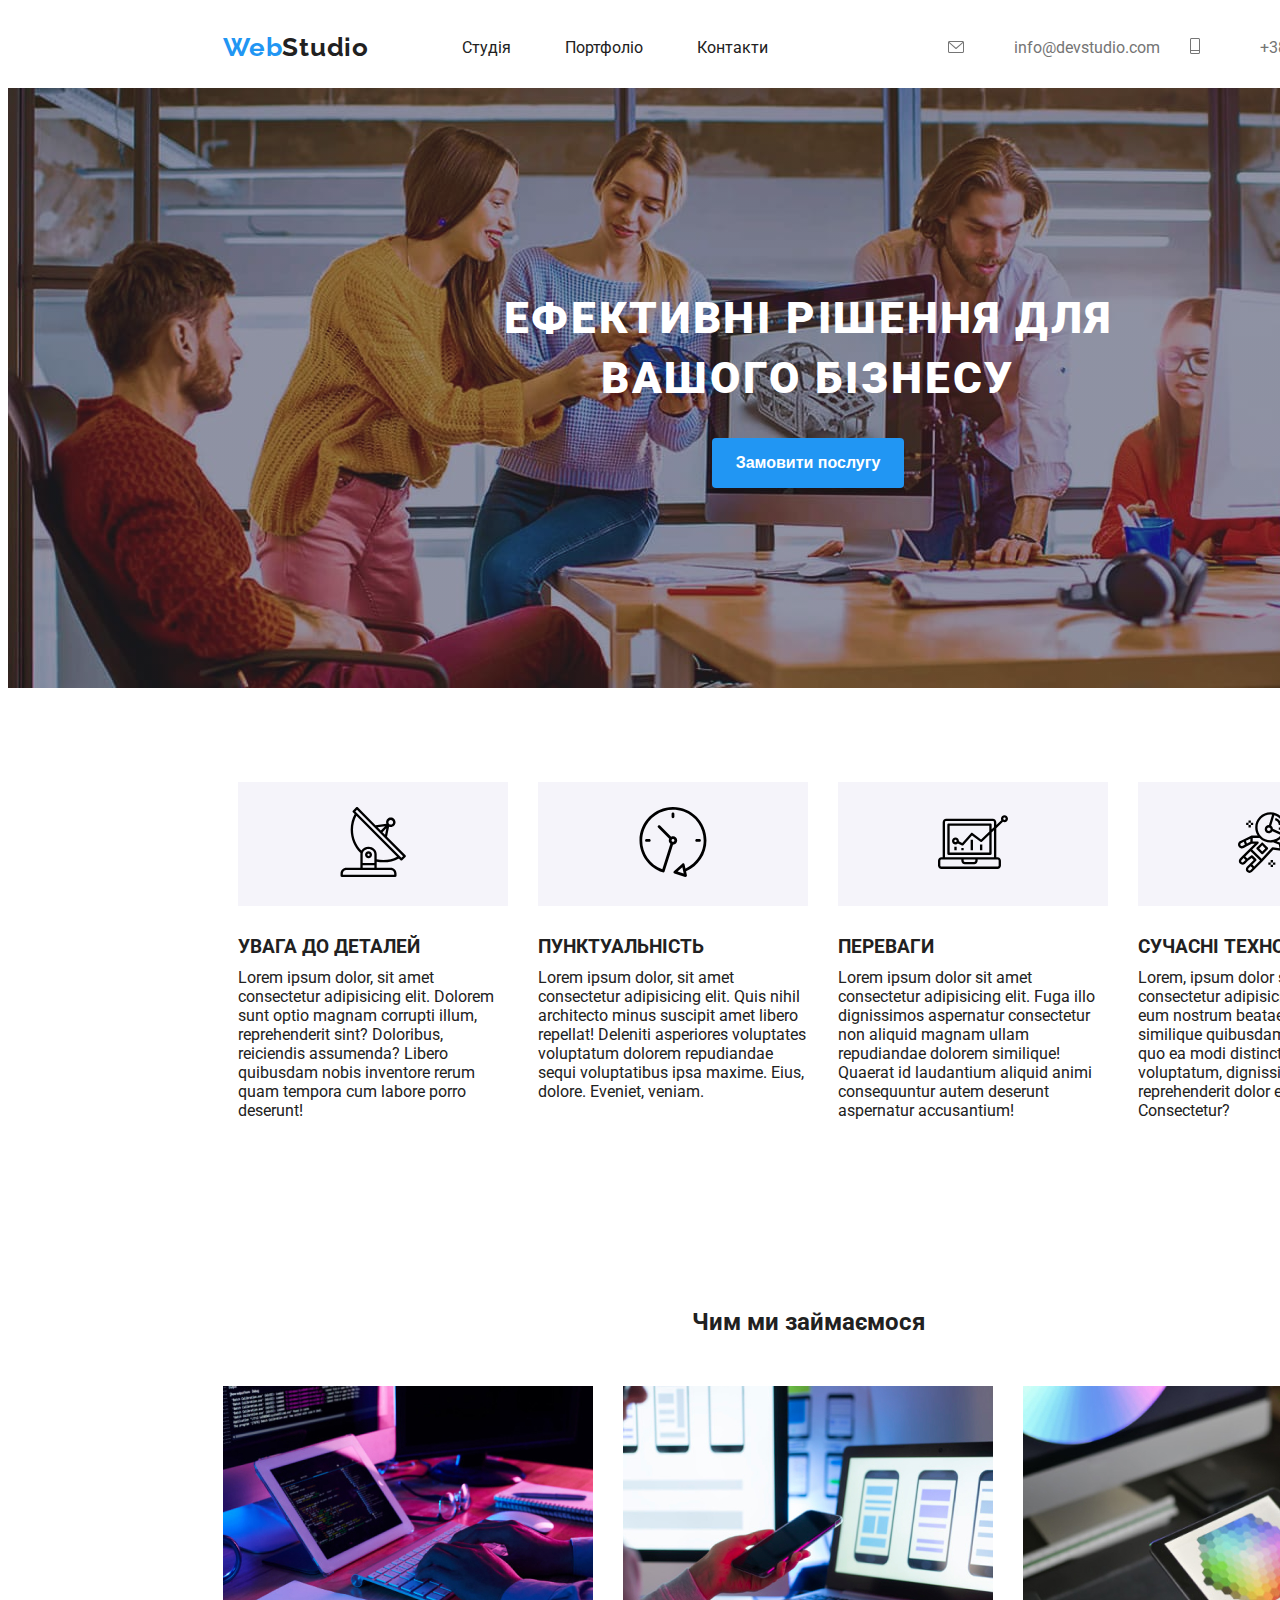
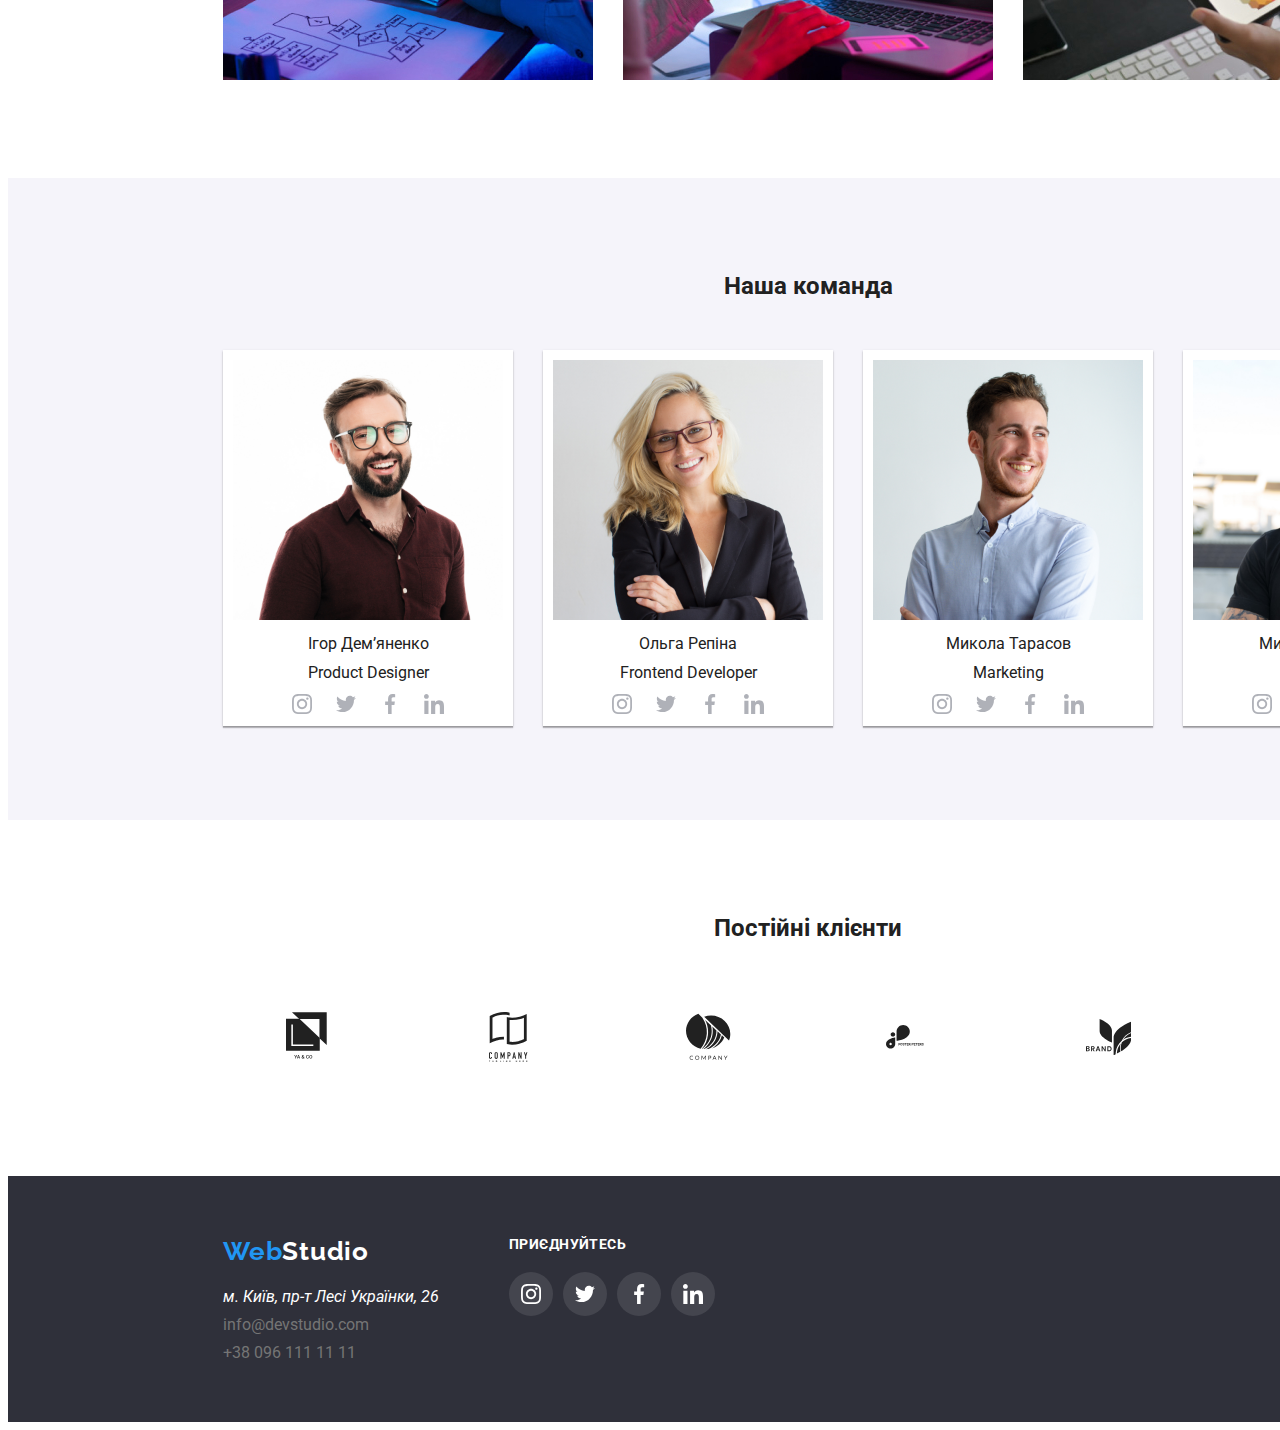
<file: index.html>
<!DOCTYPE html>
<html lang="en">
<head>
    <meta charset="UTF-8">
    <meta http-equiv="X-UA-Compatible" content="IE=edge">
    <meta name="viewport" content="width=device-width, initial-scale=1.0">
    <title>WebStudio</title>
    <link rel="stylesheet" href="https://cdnjs.cloudflare.com/ajax/libs/modern-normalize/1.1.0/modern-normalize.min.css" integrity="sha512-wpPYUAdjBVSE4KJnH1VR1HeZfpl1ub8YT/NKx4PuQ5NmX2tKuGu6U/JRp5y+Y8XG2tV+wKQpNHVUX03MfMFn9Q==" crossorigin="anonymous" referrerpolicy="no-referrer" />
 <link rel="preconnect" href="https://fonts.googleapis.com">
<link rel="preconnect" href="https://fonts.gstatic.com" crossorigin>
<link href="https://fonts.googleapis.com/css2?family=Raleway:wght@700&family=Roboto:wght@400;500;700;900&display=swap" rel="stylesheet">
<link rel="stylesheet" href="./style.css">
</head>
<body>
    <!--Шапка-->
    <header class="section header">
        <div class="container nav">
            <a class="logo" href="./"><span>Web</span>Studio</a>
        <nav>
            <ul class="nav-list">
                <li class="nav-item">
                    <a class="nav-link" href="./">Студія</a>
                </li>
                <li class="nav-item">
                    <a class="nav-link" href="./portfolio.html">Портфоліо</a>
                </li>
                <li class="nav-item">
                    <a class="nav-link" href="">Контакти</a>
                </li>
            </ul>
        </nav>
        
        <ul class="contacts-list">
            <a class="icon-link" href="">
                <svg class="email" width="16" height="12" viewBox="0 0 16 12" fill="none" xmlns="http://www.w3.org/2000/svg">
                    <path d="M14.5 0H1.50001C0.672854 0 0 0.672853 0 1.50001V10.5C0 11.3271 0.672854 12 1.50001 12H14.5C15.3271 12 16 11.3271 16 10.5V1.50001C16 0.672853 15.3271 0 14.5 0ZM14.5 0.999994C14.5679 0.999994 14.6325 1.01409 14.6916 1.0387L8 6.83838L1.30833 1.0387C1.36742 1.01412 1.43204 0.999994 1.49998 0.999994H14.5ZM14.5 11H1.50001C1.22414 11 0.999996 10.7759 0.999996 10.5V2.09521L7.67236 7.87792C7.76661 7.95944 7.8833 7.99999 8 7.99999C8.1167 7.99999 8.23339 7.95948 8.32764 7.87792L15 2.09521V10.5C15 10.7759 14.7759 11 14.5 11Z"/>
                </svg>
            </a>
            <li class="contact-item">
                <a class="contact-link" href="">info@devstudio.com</a>
            </li>
            <a class="icon-link" href="">
                <svg class="telephone" width="10" height="16" viewBox="0 0 10 16" fill="none" xmlns="http://www.w3.org/2000/svg">
                    <path d="M8.5 0H1.5C0.672848 0 0 0.672848 0 1.5V14.5C0 15.3272 0.672848 16 1.5 16H8.5C9.32715 16 10 15.3272 10 14.5V1.5C10 0.672848 9.32715 0 8.5 0ZM1.5 1H8.5C8.77588 1 9 1.22412 9 1.5V12H1V1.5C1 1.22412 1.22412 1 1.5 1ZM8.5 15H1.5C1.22412 15 1 14.7759 1 14.5V13H9V14.5C9 14.7759 8.77588 15 8.5 15Z"/>
                </svg>
            </a>
            <li class="contact-item">
                <a class="contact-link" href="">+38 096 111 11 11</a>
            </li>
        </ul>
        </div>
    </header>
    <main>
        <!--Секція герой-->
        <section class="section hero">
            <div class="container">
                <h1 class="hero-title">Ефективні рішення для вашого бізнесу</h1>
            <button class="hero-button" type="button">Замовити послугу</button>
            </div>
        </section>
        <!--Особливості-->
        <section class="section">
            <div class="container">
                <h2 class="visually-hidden">Особливості</h2>
            <ul class="fetures">
               <li class="fetures-items">
                <div class="container">
                    <ul class="customers-list">
                        <li class="customers-item">
                         <div class="fetures-box">
                            <svg class="fetures-item">
                                <use href="./symbol-defs2.svg#icon-antena"></use>
                            </svg>
                         </div>
                        </li>
                    </ul>
                <h3 class="main-text">УВАГА ДО ДЕТАЛЕЙ</h3>
                <p class="text">Lorem ipsum dolor, sit amet consectetur adipisicing elit. Dolorem sunt optio magnam corrupti illum, reprehenderit sint? Doloribus, reiciendis assumenda? Libero quibusdam nobis inventore rerum quam tempora cum labore porro deserunt!</p>
            </li>
               <li class="fetures-items">
                <div class="container">
                    <ul class="customers-list">
                        <li class="customers-item">
                         <div class="fetures-box">
                            <svg class="fetures-item">
                                <use href="./symbol-defs2.svg#icon-clock"></use>
                            </svg>
                         </div>
                        </li>
                    </ul>
                  <h3  class="main-text">ПУНКТУАЛЬНІСТЬ</h3>
                  <p class="text">Lorem ipsum dolor, sit amet consectetur adipisicing elit. Quis nihil architecto minus suscipit amet libero repellat! Deleniti asperiores voluptates voluptatum dolorem repudiandae sequi voluptatibus ipsa maxime. Eius, dolore. Eveniet, veniam.</p>
            </li>
               <li class="fetures-items">
                <div class="container">
                    <ul class="customers-list">
                        <li class="customers-item">
                         <div class="fetures-box">
                            <svg class="fetures-item">
                                <use href="./symbol-defs2.svg#icon-diagram"></use>
                            </svg>
                         </div>
                        </li>
                    </ul>
               <h3  class="main-text">ПЕРЕВАГИ</h3>
               <p class="text">Lorem ipsum dolor sit amet consectetur adipisicing elit. Fuga illo dignissimos aspernatur consectetur non aliquid magnam ullam repudiandae dolorem similique! Quaerat id laudantium aliquid animi consequuntur autem deserunt aspernatur accusantium!</p>
            </li>
               <li class="fetures-items">
                <div class="container">
                    <ul class="customers-list">
                        <li class="customers-item">
                         <div class="fetures-box">
                            <svg class="fetures-item">
                                <use href="./symbol-defs2.svg#icon-astronaut"></use>
                            </svg>
                         </div>
                        </li>
                    </ul>
                <h3  class="main-text">СУЧАСНІ ТЕХНОЛОГІЇ</h3>
                <p class="text">Lorem, ipsum dolor sit amet consectetur adipisicing elit. Doloribus eum nostrum beatae magnam similique quibusdam, quasi atque, quo ea modi distinctio aspernatur voluptatum, dignissimos rem reprehenderit dolor earum culpa? Consectetur?</p>
            </li>
            </ul>
            </div>
        </section>
        <!--Чим ми займаємося-->
        <section class="section">
            <div class="container">
                <h2 class="our-job">Чим ми займаємося</h2>
            <ul class="list-rb">
                <li class="item">
                    <img src="./imgs(webstudio)/img (19).jpg" alt="робочий стіл">
                </li>
                <li class="item">
                    <img src="./imgs(webstudio)/img (20).jpg" alt="робочий стіл">
                </li>
                <li class="item">
                    <img src="./imgs(webstudio)/img (21).jpg" alt="робочий стіл">
                </li>
            </ul>
            </div>
        </section>

        <!--Наша команда-->

        <section class="section our-team">
            <div class="container">
                <h2 class="main-text2">Наша команда</h2>
            <ul class="list-human">
                <li class="item-human">
                    <img class="img" src="./imgs(webstudio)/img (15).jpg" alt="Ігор Дем’яненко">
                    <p class="name">Ігор Дем’яненко</p>
                    <p class="bottom-name">Product Designer</p>
                    <ul class="list">
                    <li>
                        <a class="link" href="">
                            <svg class="icon">
                                <use class="icon" href="./symbol-defs1.svg#icon-instagram"></use>
                            </svg>
                        </a>
                    </li>
                        <li>
                            <a class="link" href="">
                                <svg class="icon">
                                    <use class="icon" href="./symbol-defs1.svg#icon-twitter"></use>
                                </svg>
                            </a>
                    </li>
                        <li>
                            <a class="link" href="">
                                <svg class="icon">
                                    <use class="icon facebook" href="./symbol-defs1.svg#icon-facebook"></use>
                                </svg>
                            </a>
                    </li>
                        <li>
                            <a class="link" href="">
                               <svg class="icon">
                                   <use class="icon" href="./symbol-defs1.svg#icon-linkedin"></use>
                               </svg>
                            </a>
                    </li>
                    </ul>
                </li>
                <li class="item-human">
                    <img class="img" src="./imgs(webstudio)/img (16).jpg" alt="Ольга Репіна">
                    <p class="name">Ольга Репіна</p>
                    <p class="bottom-name">Frontend Developer</p>
                    <ul class="list">
                        <li>
                            <a class="link" href="">
                                <svg class="icon">
                                    <use class="icon" href="./symbol-defs1.svg#icon-instagram"></use>
                                </svg>
                            </a>
                        </li>
                            <li>
                                <a class="link" href="">
                                    <svg class="icon">
                                        <use class="icon" href="./symbol-defs1.svg#icon-twitter"></use>
                                    </svg>
                                </a>
                        </li>
                            <li>
                                <a class="link" href="">
                                    <svg class="icon">
                                        <use class="icon facebook" href="./symbol-defs1.svg#icon-facebook"></use>
                                    </svg>
                                </a>
                        </li>
                            <li>
                                <a class="link" href="">
                                   <svg class="icon">
                                       <use class="icon" href="./symbol-defs1.svg#icon-linkedin"></use>
                                   </svg>
                                </a>
                        </li>
                        </ul>
                    </li>
                </li>
                <li class="item-human">
                    <img class="img" src="./imgs(webstudio)/img (17).jpg" alt="Микола Тарасов">
                    <p class="name">Микола Тарасов</p>
                    <p class="bottom-name">Marketing</p>
                    <ul class="list">
                        <li>
                            <a class="link" href="">
                                <svg class="icon">
                                    <use class="icon" href="./symbol-defs1.svg#icon-instagram"></use>
                                </svg>
                            </a>
                        </li>
                            <li>
                                <a class="link" href="">
                                    <svg class="icon">
                                        <use class="icon" href="./symbol-defs1.svg#icon-twitter"></use>
                                    </svg>
                                </a>
                        </li>
                            <li>
                                <a class="link" href="">
                                    <svg class="icon">
                                        <use class="icon facebook" href="./symbol-defs1.svg#icon-facebook"></use>
                                    </svg>
                                </a>
                        </li>
                            <li>
                                <a class="link" href="">
                                   <svg class="icon">
                                       <use class="icon" href="./symbol-defs1.svg#icon-linkedin"></use>
                                   </svg>
                                </a>
                        </li>
                        </ul>
                    </li>
                </li>
                <li class="item-human">
                    <img class="img" src="./imgs(webstudio)/img (18).jpg" alt="Михайло Єрмаков">
                    <p class="name">Михайло Єрмаков</p>
                    <p class="bottom-name">UI Designer</p>
                    <ul class="list">
                        <li>
                            <a class="link" href="">
                                <svg class="icon">
                                    <use class="icon" href="./symbol-defs1.svg#icon-instagram"></use>
                                </svg>
                            </a>
                        </li>
                            <li>
                                <a class="link" href="">
                                    <svg class="icon">
                                        <use class="icon" href="./symbol-defs1.svg#icon-twitter"></use>
                                    </svg>
                                </a>
                        </li>
                            <li>
                                <a class="link" href="">
                                    <svg class="icon">
                                        <use class="icon facebook" href="./symbol-defs1.svg#icon-facebook"></use>
                                    </svg>
                                </a>
                        </li>
                            <li>
                                <a class="link" href="">
                                   <svg class="icon">
                                       <use class="icon" href="./symbol-defs1.svg#icon-linkedin"></use>
                                   </svg>
                                </a>
                        </li>
                        </ul>
                    </li>
                </li>
            </ul>
            </div>
        </section>
        <section class="section">
            <div class="container">
                <h2 class="title">Постійні клієнти</h2>
                <ul class="customers-list">
                    <li class="customers-item">
                        <a href="" class="customers-link">
                            <svg class="customers-icon" width="45" height="50">
                                <use href="./symbol-defs3.svg#icon-logo1"></use>
                            </svg>
                        </a></li>
                    <li class="customers-item">
                        <a href="" class="customers-link">
                            <svg class="customers-icon" width="45" height="50">
                                <use href="./symbol-defs3.svg#icon-logo2"></use>
                            </svg>
                        </a></li>
                    <li class="customers-item">
                        <a href="" class="customers-link">
                            <svg class="customers-icon" width="45" height="50">
                                <use href="./symbol-defs3.svg#icon-logo3"></use>
                            </svg>
                        </a></li>
                    <li class="customers-item">
                        <a href="" class="customers-link">
                            <svg class="customers-icon" width="45" height="50">
                                <use href="./symbol-defs3.svg#icon-logo4"></use>
                            </svg>
                        </a></li>
                    <li class="customers-item">
                        <a href="" class="customers-link">
                            <svg class="customers-icon" width="45" height="50">
                                <use href="./symbol-defs3.svg#icon-logo5"></use>
                            </svg>
                        </a></li>
                    <li class="customers-item">
                        <a href="" class="customers-link">
                            <svg class="customers-icon" width="45" height="50">
                                <use href="./symbol-defs3.svg#icon-logo6"></use>
                            </svg>
                        </a></li>
                </ul>
            </div>
        </section>
    </main>
    <!--підвал(футер)-->
    <footer class="section footer">
        <div class="container">
            <div class="footer-nav">
                <a class="logo" href="./"><span>Web</span>Studio</a>
                <address class="adderess">м. Київ, пр-т Лесі Українки, 26</address>
                <ul class="contacts-list">
                    <li class="contact-item">
                        <a class="contact-link" href="">info@devstudio.com</a>
                    </li>
                    <li class="contact-item">
                        <a class="contact-link" href="">+38 096 111 11 11</a>
                    </li>
                </ul>
            </div>
        <div class="flex">
            <h2 class="flex-title">Приєднуйтесь</h2>
            <ul class="list">
                <li class="item-foot">
                    <a class="link" href="">
                        <svg class="icon">
                            <use class="icon" href="./symbol-defs1.svg#icon-instagram"></use>
                        </svg>
                    </a>
                </li>
                    <li class="item-foot">
                        <a class="link" href="">
                            <svg class="icon">
                                <use class="icon" href="./symbol-defs1.svg#icon-twitter"></use>
                            </svg>
                        </a>
                </li>
                    <li class="item-foot">
                        <a class="link" href="">
                            <svg class="icon">
                                <use class="icon facebook" href="./symbol-defs1.svg#icon-facebook"></use>
                            </svg>
                        </a>
                </li>
                    <li class="item-foot">
                        <a class="link" href="">
                           <svg class="icon">
                               <use class="icon" href="./symbol-defs1.svg#icon-linkedin"></use>
                           </svg>
                        </a>
                </li>
                </ul>
            </div>
            </div>
    </footer>
</body>
</html>
</file>
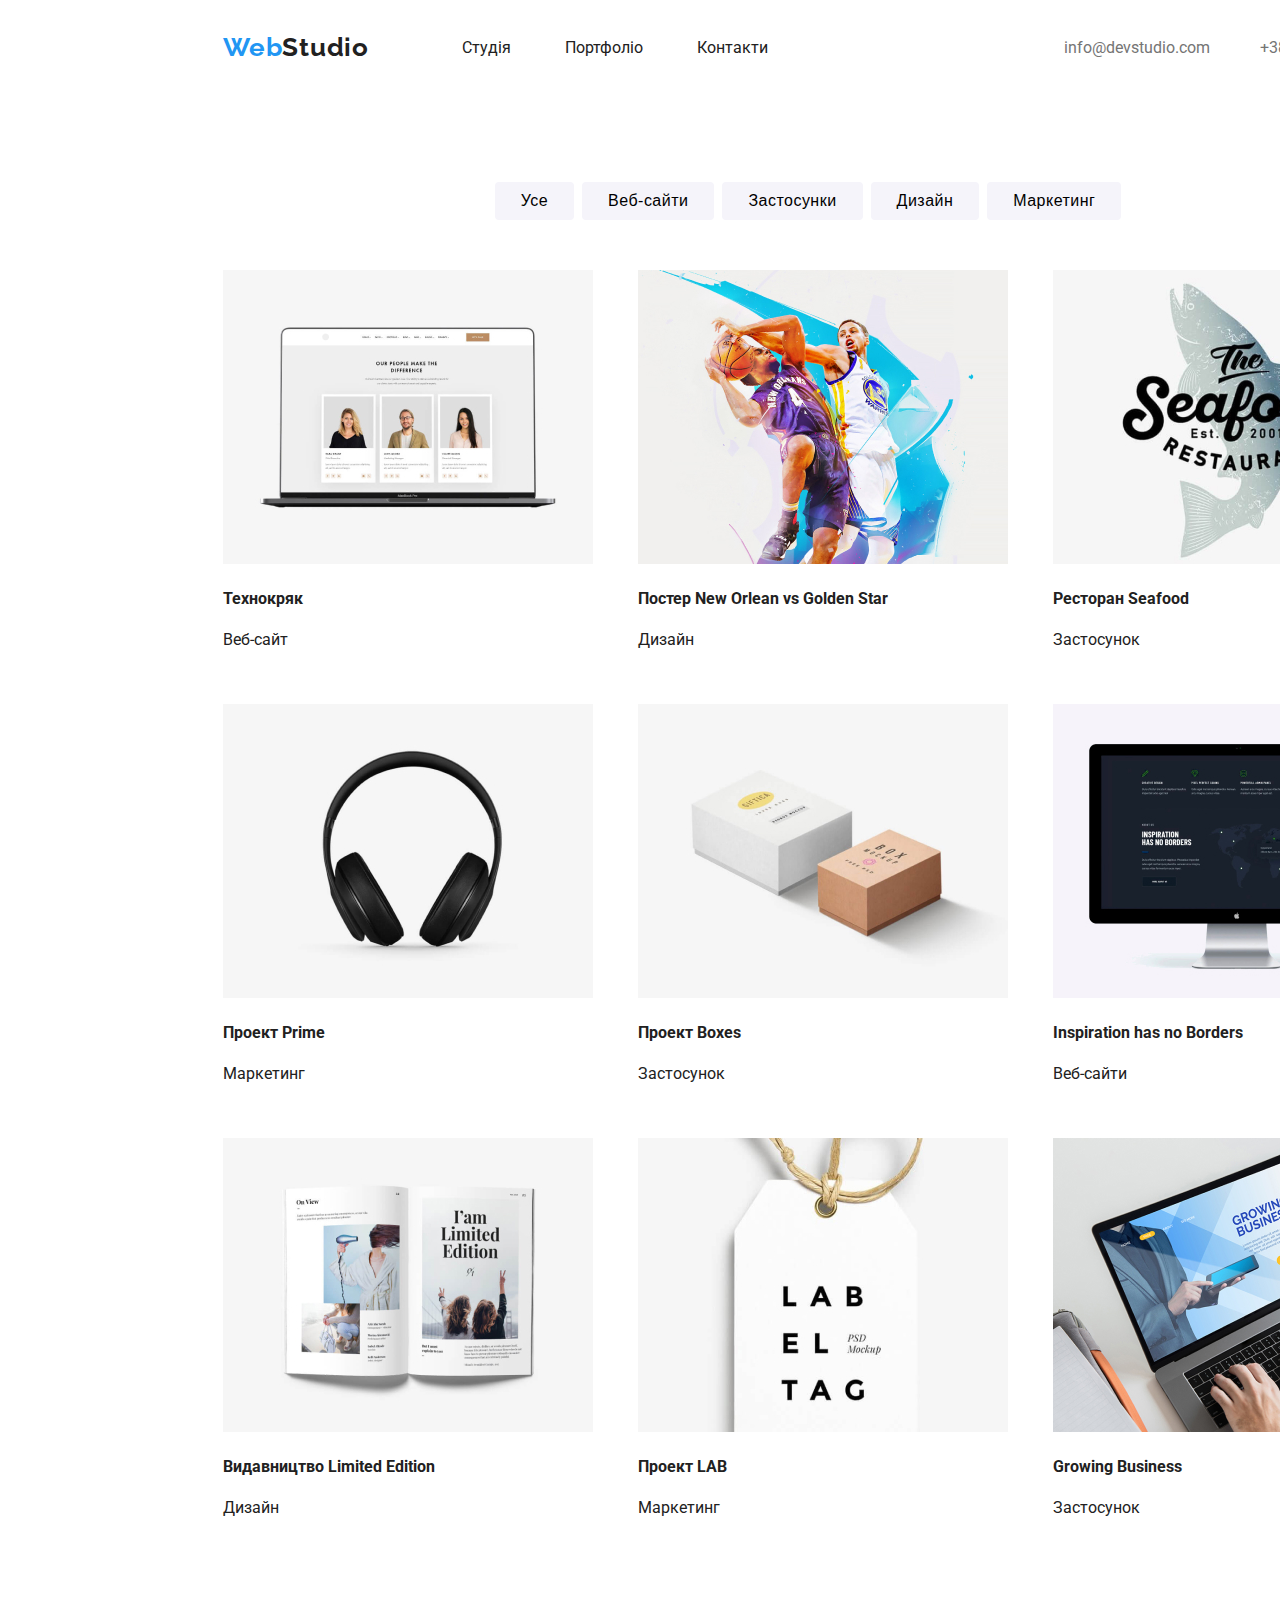
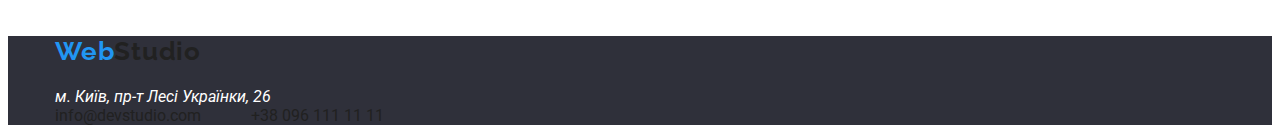
<file: portfolio.html>
<!DOCTYPE html>
<html lang="en">
<head>
    <meta charset="UTF-8">
    <meta http-equiv="X-UA-Compatible" content="IE=edge">
    <meta name="viewport" content="width=device-width, initial-scale=1.0">
    <title>Portfolio</title>
<link rel="preconnect" href="https://fonts.googleapis.com">
<link rel="preconnect" href="https://fonts.gstatic.com" crossorigin>
<link href="https://fonts.googleapis.com/css2?family=Raleway:wght@700&family=Roboto:wght@400;500;700;900&display=swap" rel="stylesheet">
    <link rel="stylesheet" href="/portfolio.css">
</head>
<body>
     <!--Шапка-->
     <header class="section header">
        <div class="container nav">
            <a class="logo" href="./"><span>Web</span>Studio</a>
        <nav>
            <ul class="nav-list">
                <li class="nav-item">
                    <a class="nav-link" href="./">Студія</a>
                </li>
                <li class="nav-item">
                    <a class="nav-link" href="./portfolio.html">Портфоліо</a>
                </li>
                <li class="nav-item">
                    <a class="nav-link" href="">Контакти</a>
                </li>
            </ul>
        </nav>
        <ul class="contacts-list">
            <li class="contact-item">
                <a class="contact-link" href="">info@devstudio.com</a>
            </li>
            <li class="contact-item">
                <a class="contact-link" href="">+38 096 111 11 11</a>
            </li>
        </ul>
        </div>
     </header>
    <main>
        <section class="section">
            <div class="container">
                <ul class="list">
                    <li class="item"><button type="button" class="button">Усе</button></li>
                    <li class="item"><button type="button" class="button">Веб-сайти</button></li>
                    <li class="item"><button type="button" class="button">Застосунки</button></li>
                    <li class="item"><button type="button" class="button">Дизайн</button></li>
                    <li class="item"><button type="button" class="button">Маркетинг</button></li>
                </ul>
            </div>
        <ul class="examlpes">
            <li class="examples-link first">
                <a href="">
                    <img class="examples-img" src="./imges(portfolio)/img (6).jpg" alt="notebook">
                    <h4>Технокряк</h4>
                    <p>Веб-сайт</p>
                    </li>
                </a>
            <li class="examples-link">
                <a href="">
                    <img class="examples-img" src="./imges(portfolio)/img (7).jpg" alt="basketball">
                    <h4>Постер New Orlean vs Golden Star</h4>
                    <p>Дизайн</p>
                </li>
                </a>
            <li class="examples-link last">
                <a href="">
                    <img class="examples-img" src="./imges(portfolio)/img (8).jpg" alt="Seafood restaurant">
                    <h4>Ресторан Seafood</h4>
                    <p>Застосунок</p>
                </li>
                </a>
            <li class="examples-link first">
                <a href="">
                    <img class="examples-img" src="./imges(portfolio)/img (9).jpg" alt="headphones">
                    <h4>Проект Prime</h4>
                    <p>Маркетинг</p>
                </li>
                </a>
            <li class="examples-link">
                <a href="">
                    <img class="examples-img" src="./imges(portfolio)/img (10).jpg" alt="boxes">
                    <h4>Проект Boxes</h4>
                    <p>Застосунок</p>
                </li>
                </a>
            <li class="examples-link last">
                <a href="">
                    <img class="examples-img" src="./imges(portfolio)/img (11).jpg" alt="computer">
                    <h4>Inspiration has no Borders</h4>
                    <p>Веб-сайти</p>
                </li>
                </a>
            <li class="examples-link first">
                <a href="">
                    <img class="examples-img" src="./imges(portfolio)/img (12).jpg" alt="magazine">
                    <h4>Видавництво Limited Edition</h4>
                    <p>Дизайн</p>
                </li>
                </a>
            <li class="examples-link">
                <a href="">
                    <img class="examples-img" src="./imges(portfolio)/img (13).jpg" alt="tag">
                    <h4>Проект LAB</h4>
                    <p>Маркетинг</p>
                </li>
                </a>
            <li class="examples-link last">
                <a href="">
                    <img class="examples-img" src="./imges(portfolio)/img (14).jpg" alt="notebook">
                    <h4>Growing Business</h4>
                    <p>Застосунок</p>
                </li>
                </a>
        </ul>
        </section>
    </main>
    <footer class="section-footer">
        <div class="container">
            <div class="footer-nav">
                <a class="logo" href="./"><span>Web</span>Studio</a>
                <address class="adderess">м. Київ, пр-т Лесі Українки, 26</address>
                <ul class="contacts-list">
                    <li class="contact-item">
                        <a class="footer-link" href="">info@devstudio.com</a>
                    </li>
                    <li class="contact-item">
                        <a class="footer-link" href="">+38 096 111 11 11</a>
                    </li>
                </ul>
            </div>
</body>
</html>
</file>
<file: style.css>
:root{
    --accent-color: #2196F3;
    --primary-text-color: #212121;
    --secondary-text-color: #757575;
    --thirdly-text-color: #FFFFFF;
    --background-color: #2F303A;
}
/* #2196F3 -accent-color
#212121 -primary-text-color
#757575 -secondary-text-color
#FFFFFF -thirdly-text-color */

/* загальні стилі */
body{
    font-family: "Roboto", sans-serif;
    color: var(--primary-text-color);
}
*,
*::before,
*::after{
    box-sizing: border-box;
}
h1,
h2,
h3,
p,
ul{
    margin: 0;
    padding: 0;
}
a{
    padding: 0;
    margin: 0;
    color: var(--primary-text-color);
    text-decoration: none;
}
ul{
    list-style: none;
}
/* головна сторінка */
.section{
    width: 1600px;
    padding-top: 94px;
    padding-bottom: 94px;
}
.container{
    width: 1200px;
    padding-left: 15px;
    padding-right: 15px;
    margin-left: auto;
    margin-right: auto;
}
/* хедер */
.section.header{
    padding-top: 24px;
    padding-bottom: 25px;
}
.container.nav{
    display: flex;
    align-items: center;
}
.logo{
    font-family: 'Raleway';
 font-style: normal;
 font-weight: 700;
 font-size: 26px;
 line-height: 31px;
 letter-spacing: 0.03em;

 color: var(--primary-text-color);
}
.logo span{
 color: var(--accent-color);
}

nav{
    margin-left: 93px;
}

.nav-list{
display: flex;
}

.nav-item:not(:first-child){
margin-left: 54px;
}
.nav-link
.contact-link{
    /* font-family: 'Roboto'; */
font-style: normal;
font-weight: 500;
font-size: 14px;
line-height: 16px;
letter-spacing: 0.02em;

color: var(--primary-text-color);
}
.nav-link:hover,
.nav-link:focus,
.contact-link:hover,
.contact-link:focus{
    color: var(--accent-color);
}
.contacts-list{
display: flex;
margin-left: auto;
}
.contact-item:not(:first-child){
    margin-left: 50px;
}
.contact-link{
    color: var(--secondary-text-color);
}
 /* секція герой */
.section.hero{
    padding-top: 200px;
    padding-bottom: 200px;
    text-align: center;

 background-image: 
        linear-gradient(
        0deg, rgba(47, 48, 58, 0.4), 
        rgba(47, 48, 58, 0.4)), url(./studia/bdi.jpg);

    background-position: center;
}
.section.hero,
.footer{
    background-color: var(--background-color)
}
.visually-hidden{
    position: absolute;
    width: 1px;
    height: 1px;
    border: 0;
    margin: -1px;
    padding: 0;
    clip: rect(0 0 0 0);
    overflow: hidden;
 }
.hero-title{
    font-style: normal;
font-weight: 900;
font-size: 44px;
line-height: 60px;
/* text-align: center; */
letter-spacing: 0.06em;
text-transform: uppercase;

width: 696px;
margin-bottom: 30px;
margin-left: auto;
margin-right: auto;

color: var(--thirdly-text-color);
}
.hero-button{
  display: inline-flex;
  border: none;
  border-radius: 4px;
  background-color: var(--accent-color);
  color: var(--thirdly-text-color);

   font-weight: 700;
   font-size: 16px;
   line-height: 30px;
   padding: 10px 24px;

   cursor: pointer;

   transition-property: background-color;

   transition-duration: 250ms;
   transition-timing-function: cubic-bezier(0.4, 0, 0.2, 1);
   transition-delay: 1000ms;

   box-shadow: 0px 4px 4px rgba(0, 0, 0, 0.15);
   
}
.hero-button:hover,
.hero-button:focus{
    background-color: aquamarine;
    color: #2F303A;

}
/* секція особливості */
.fetures{
    display: flex;
    justify-content: space-between;
}
.fetures-items{
width: 270px;
}
/* футер */
.section.footer{
    padding-top: 60px;
    padding-bottom: 60px;
}
.footer .container{
    display: flex;
}
.flex{
    margin-left: 70px;
}
.footer .logo{
    color: #fff;
}
.adderess{
    margin-top: 20px;
}
.footer .contacts-list{
    display: block;
    margin-top: 9px;
}
.footer .contact-item:nth-child(2){
    margin-left: 0;
    margin-top: 9px;
}
.flex-title{
    color: #FFFFFF;
    font-weight: 700;
font-size: 14px;
line-height: 16px;
letter-spacing: 0.03em;
text-transform: uppercase;
margin-bottom: 20px;
}
.item-foot .link{
    background: rgba(255, 255, 255, 0.1);
    color: #fff;
}
.footer .item-foot:not(:last-child){
    margin-right: 10px;
}
/* портфоліо */
.list-rb{
    display: flex;
    justify-content: space-between;
}
.list .item{
    margin: 30px;
}
.list-human{
    display: flex;
    justify-content: space-between;
}
.item-human:not(:last-child){
    margin-right: 30px;
}
.img{
    width: 270px;
    height: 260px;
    margin: 10px;
}
.section.hero{
    text-align: center;
}
.email{
    width: 16px;
    height: 12px;
    color: var(--secondary-text-color);
    fill: currentColor;
}
/* .email:hover::before{
    color: var(--accent-color); */
/* } */
.telephone{
    width: 10px;
    height: 16px;
    margin-left: 30px;
    margin-right: 10px;
    fill: currentColor;
}
/* .telephone:hover::before{
    color: var(--accent-color);
} */
.link{
    display: inline-flex;
    justify-content: center;
    align-items: center;
    width: 44px;
    height: 44px;
    border-radius: 50%;
    background-color: #ffff;
    color: #AFB1B8;
}
.link:hover,
.link:focus{
    background-color: #2196F3;
    color: #FFFFFF;
}
.icon{
    width: 20px;
    height: 20px;
    fill: currentColor;
}
.list{
    display: flex;
justify-content: center;
}
.telephone2{
    color: var(--secondary-text-color);
}
.adderess{
    color: #FFFFFF;
}
.icon-link{
    color: #757575;
}
.fetures-item{
    width: 70px;
    height: 70px;
}
.fetures-box{
    width: 270px;
    background-color: #F5F4FA;
    padding: 25px 100px;
    margin-bottom: 30px;
}
.customers-list{
    display: flex;
}
.text{
    width: 270px;
}
.main-text{
    margin-bottom: 10px;
}
.name{
    margin-bottom: 10px;
    text-align: center;
}
.bottom-name{
    text-align: center;
}
.section.our-team{
    background-color: #F5F4FA;
}
.main-text2{
    text-align: center;
    margin-bottom: 50px;
}
.our-job{
    text-align: center;
    margin-bottom: 50px;
}
.customers-list{
    display: flex;
}

.customers-item:not(:last-child){
    margin-right: 30px;
}

.customers-link{
    display: inline-flex;
    justify-content: center;
    align-items: center;

    width: 170px;
    height: 90px;
    border: 1px solid var(--svg);
    color: var(--svg);
    border-radius: 4px;
}

.customers-link:hover,
.customers-link:focus{
    border: 1px solid var(--accent-color);  
    color: var(--accent-color); 
}

.customers-icon{
    fill: currentColor;
}
.title{
    text-align: center;
    color:#212121;
    margin-bottom: 50px;
}
.item-human{
    background-color: #FFFFFF;
    box-shadow: 0px 1px 3px rgba(0, 0, 0, 0.12),
     0px 1px 1px rgba(0, 0, 0, 0.14),
      0px 2px 1px rgba(0, 0, 0, 0.2);
}
</file>
<file: portfolio.css>
:root{
    --accent-color: #2196F3;
    --primary-text-color: #212121;
    --secondary-text-color: #757575;
    --thirdly-text-color: #FFFFFF;
    --background-color: #2F303A;
}
/* #2196F3 -accent-color
#212121 -primary-text-color
#757575 -secondary-text-color
#FFFFFF -thirdly-text-color */

/* загальні стилі */
body{
    font-family: "Roboto", sans-serif;
    color: var(--primary-text-color);
}
*,
*::before,
*::after{
    box-sizing: border-box;
}
h1,
h2,
h3,
p,
ul{
    margin: 0;
    padding: 0;
}
a{
    padding: 0;
    margin: 0;
    color: var(--primary-text-color);
    text-decoration: none;
}
ul{
    list-style: none;
}
/* головна сторінка */
.section{
    width: 1600px;
    padding-top: 94px;
    padding-bottom: 94px;
}
.container{
    width: 1200px;
    padding-left: 15px;
    padding-right: 15px;
    margin-left: auto;
    margin-right: auto;
}
body{
    font-family: "Roboto", sans-serif;
}
a{
    text-decoration: none;
}
ul{
    list-style: none;
}
.list{
    display: flex;
    justify-content: center;
    margin-bottom: 50px;
}
.item:not(:first-child){
    margin-left: 8px;
}
.section.header{
    padding-top: 24px;
    padding-bottom: 25px;
}
.container.nav{
    display: flex;
    align-items: center;
}
.logo{
    font-family: 'Raleway';
 font-style: normal;
 font-weight: 700;
 font-size: 26px;
 line-height: 31px;
 letter-spacing: 0.03em;

 color: var(--primary-text-color);
}
.logo span{
 color: var(--accent-color);
}

nav{
    margin-left: 93px;
}

.nav-list{
display: flex;
}

.nav-item:not(:first-child){
margin-left: 54px;
}
.nav-link
.footer-link{
    /* font-family: 'Roboto'; */
font-style: normal;
font-weight: 500;
font-size: 14px;
line-height: 16px;
letter-spacing: 0.02em;

color: var(--primary-text-color);
}
.nav-link:hover,
.nav-link:focus,
.contact-link:hover,
.contact-link:focus{
    color: var(--accent-color);
}
.contacts-list{
display: flex;
margin-left: auto;
}
.contact-item:not(:first-child){
    margin-left: 50px;
}
.contact-link{
    color: var(--secondary-text-color);
}
/* приклади робіт */
.button:hover,
.button:focus{
    background-color: #2196F3;
    color: #FFFFFF;
    box-shadow: 0px 3px 1px rgba(0, 0, 0, 0.1), 
    0px 1px 2px rgba(0, 0, 0, 0.08), 
    0px 2px 2px rgba(0, 0, 0, 0.12);
}
.examlpes{
    display: flex;
    flex-wrap: wrap;
    margin: -15px;
}

.examples-link{
    width: calc((100% - 30px * 3) / 3);
    margin: 15px;
}
.button{
    border: none;
    border-radius: 4px;
    padding: 6px 26px;

    background: #F5F4FA;

    font-weight: 500;
    font-size: 16px;
    line-height: 26px;
    text-align: center;
    letter-spacing: 00.03em;
}
.examples-img{
    height: 294px;
    width: 370px;
    margin-right: 30px;
}
.examples-link:not(:last-child){
    height: 404px;
width: 370px;
margin-right: 30px;
}
.first{
    margin-left: 230px;
}
.last{
    margin-right: 200px;
}

/* футер */

.section.footer{
    padding-top: 60px;
    padding-bottom: 60px;
}
.footer .container{
    display: flex;
}
.flex{
    margin-left: 70px;
}
.footer .logo{
    color: #fff;
}
.adderess{
    margin-top: 20px;
    color: #FFFFFF;
}
.footer .contacts-list{
    display: block;
    margin-top: 9px;
}
.footer .contact-item:nth-child(2){
    margin-left: 0;
    margin-top: 9px;
}
.flex-title{
    color: #FFFFFF;
    font-weight: 700;
font-size: 14px;
line-height: 16px;
letter-spacing: 0.03em;
text-transform: uppercase;
margin-bottom: 20px;
}
.footer .item-foot:not(:last-child){
    margin-right: 10px;
}
.section-footer{
    background-color: #2F303A;
    margin: none;
}
</file>
